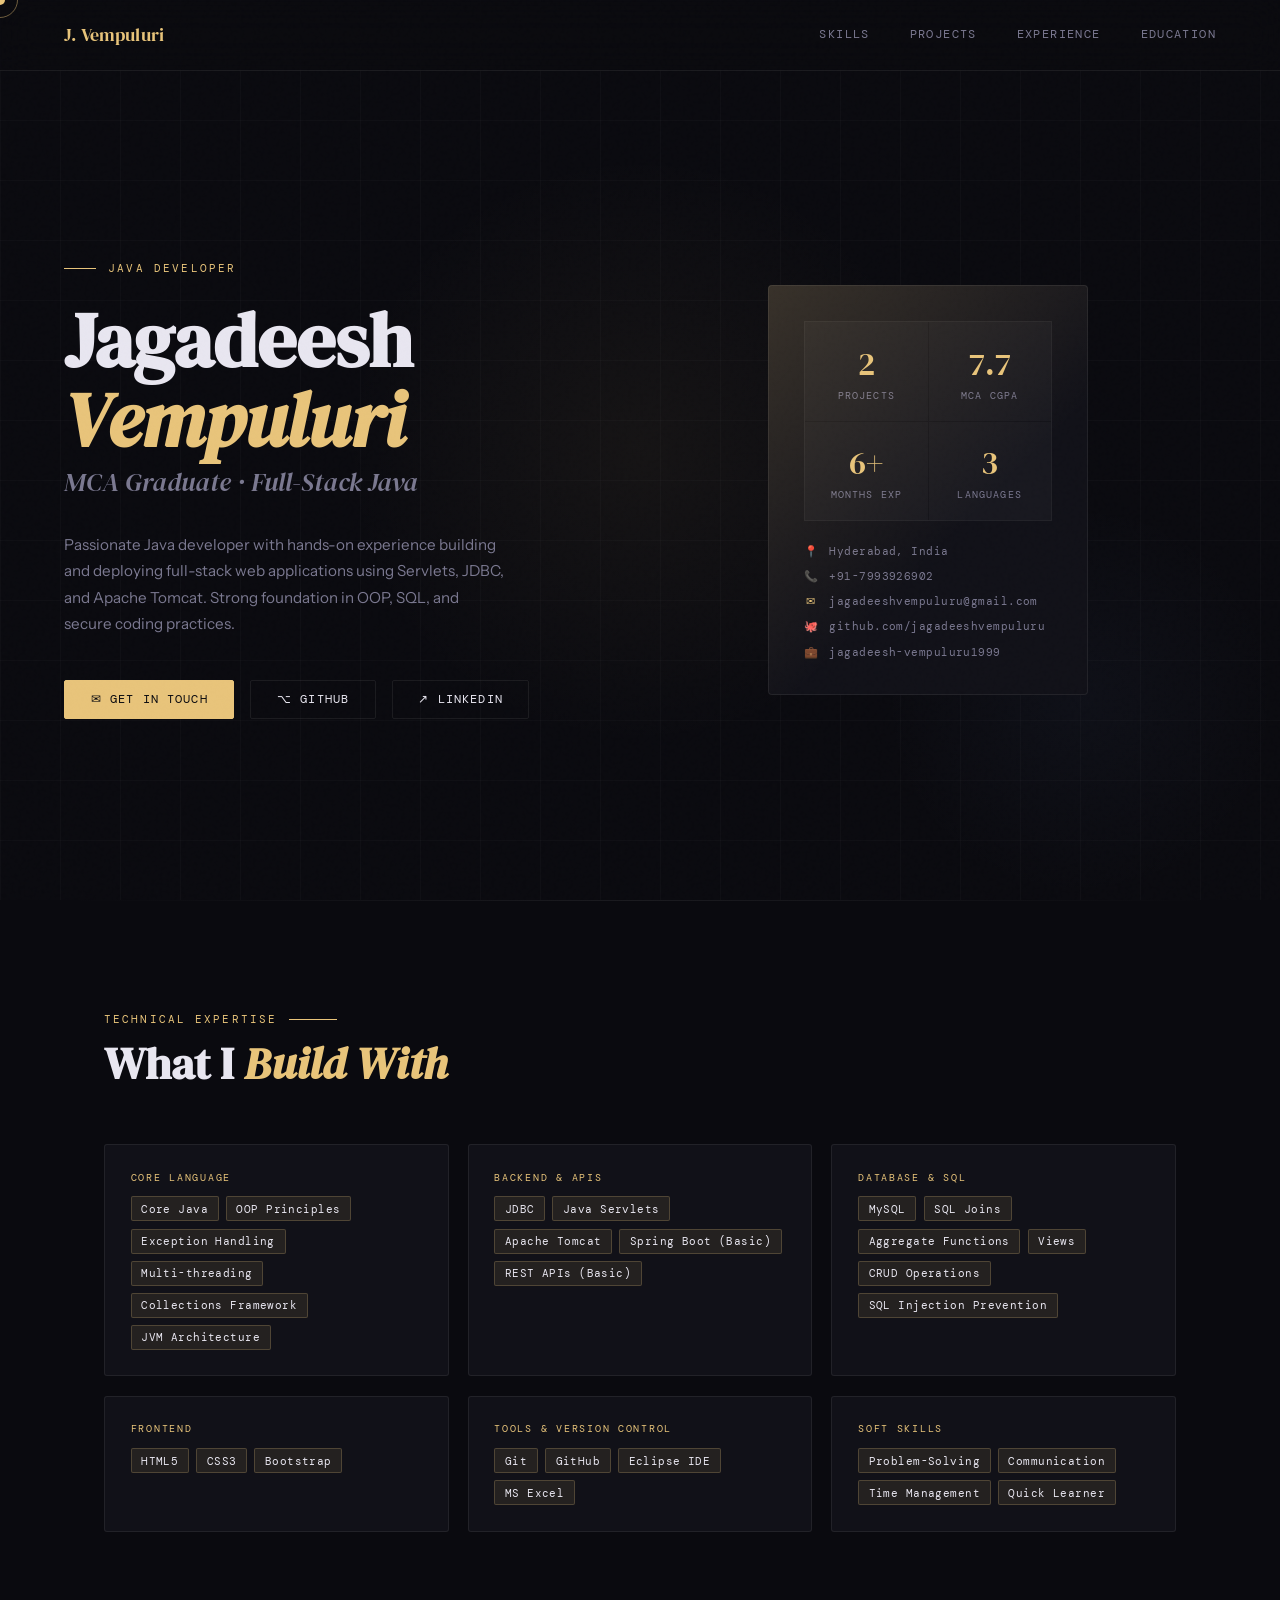
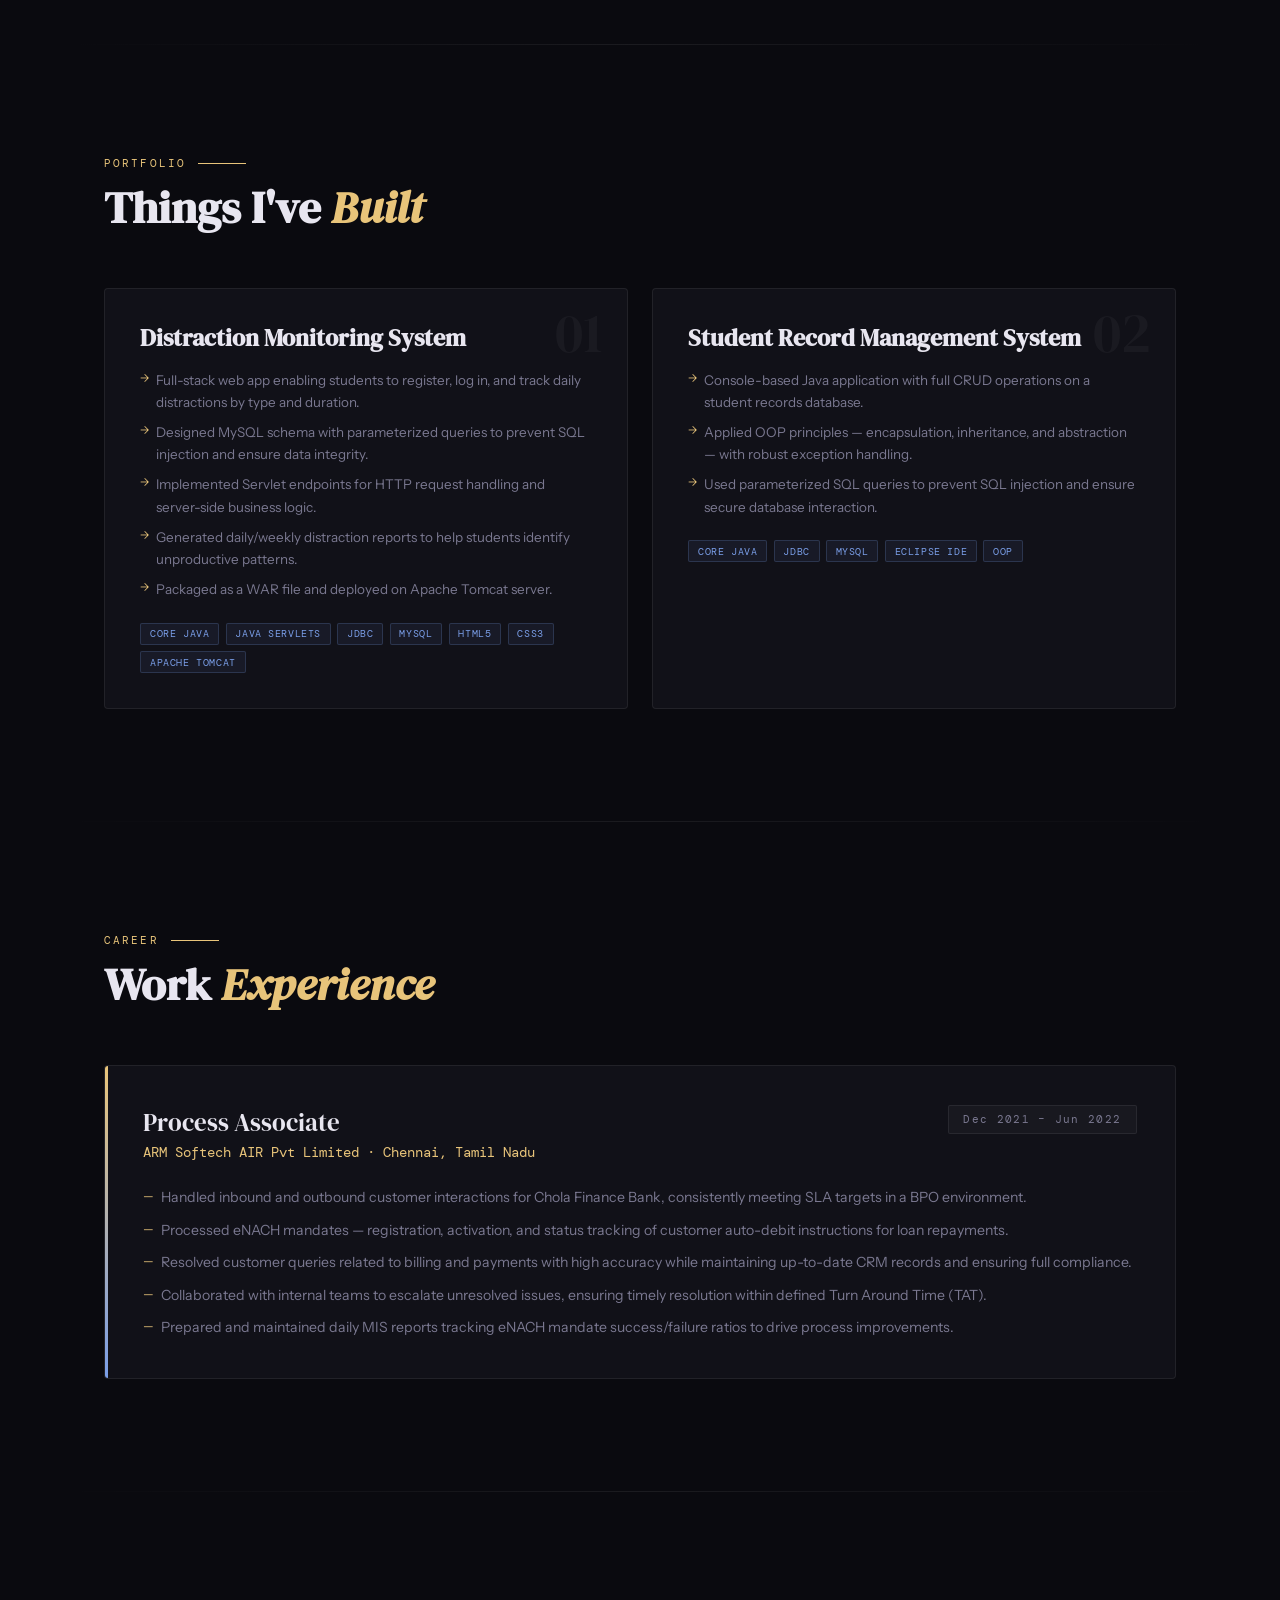
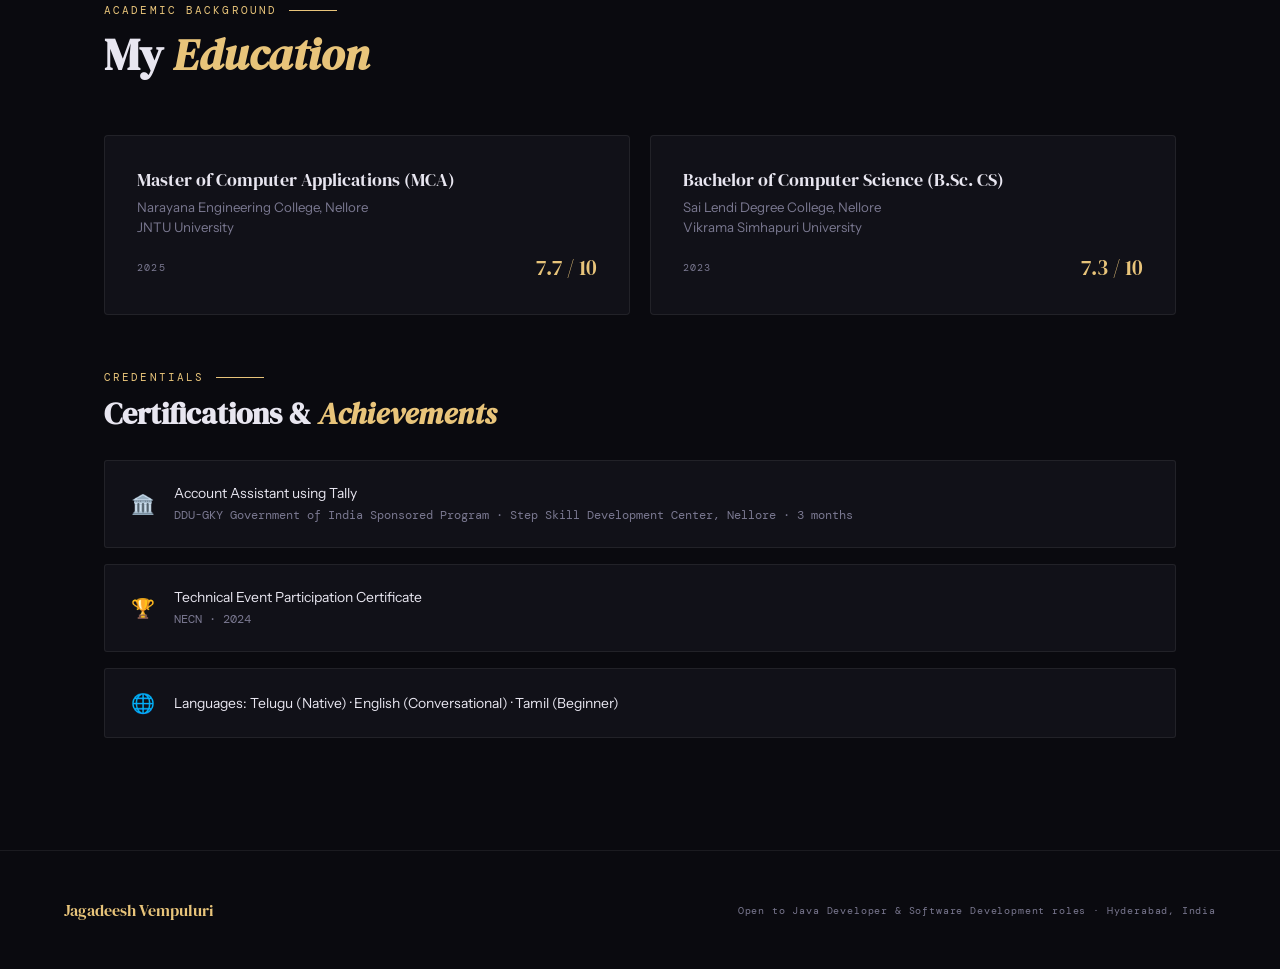
<file: test.html>
<!DOCTYPE html>
<html lang="en">
<head>
<meta charset="UTF-8" />
<meta name="viewport" content="width=device-width, initial-scale=1.0"/>
<title>Jagadeesh Vempuluri — Java Developer</title>
<link href="https://fonts.googleapis.com/css2?family=DM+Serif+Display:ital@0;1&family=DM+Mono:wght@300;400;500&family=Instrument+Sans:wght@400;500;600&display=swap" rel="stylesheet"/>
<style>
  :root {
    --bg: #0a0a0f;
    --surface: #111118;
    --surface2: #18181f;
    --border: rgba(255,255,255,0.07);
    --accent: #e8c47a;
    --accent2: #7a9ee8;
    --text: #e8e6f0;
    --muted: #7a7890;
    --tag-bg: rgba(232,196,122,0.09);
    --tag-border: rgba(232,196,122,0.22);
  }

  *, *::before, *::after { box-sizing: border-box; margin: 0; padding: 0; }

  html { scroll-behavior: smooth; }

  body {
    background: var(--bg);
    color: var(--text);
    font-family: 'Instrument Sans', sans-serif;
    overflow-x: hidden;
    cursor: none;
  }

  /* Custom cursor */
  .cursor {
    position: fixed;
    width: 10px; height: 10px;
    background: var(--accent);
    border-radius: 50%;
    pointer-events: none;
    z-index: 9999;
    transform: translate(-50%, -50%);
    transition: transform 0.1s, width 0.2s, height 0.2s, background 0.2s;
  }
  .cursor-ring {
    position: fixed;
    width: 36px; height: 36px;
    border: 1.5px solid rgba(232,196,122,0.45);
    border-radius: 50%;
    pointer-events: none;
    z-index: 9998;
    transform: translate(-50%, -50%);
    transition: transform 0.18s ease, width 0.25s, height 0.25s, border-color 0.25s;
  }
  body:has(a:hover) .cursor-ring,
  body:has(button:hover) .cursor-ring { width: 52px; height: 52px; border-color: var(--accent); }

  /* Noise texture overlay */
  body::before {
    content: '';
    position: fixed;
    inset: 0;
    background-image: url("data:image/svg+xml,%3Csvg viewBox='0 0 256 256' xmlns='http://www.w3.org/2000/svg'%3E%3Cfilter id='n'%3E%3CfeTurbulence type='fractalNoise' baseFrequency='0.9' numOctaves='4' stitchTiles='stitch'/%3E%3C/filter%3E%3Crect width='100%25' height='100%25' filter='url(%23n)' opacity='0.04'/%3E%3C/svg%3E");
    pointer-events: none;
    z-index: 1000;
    opacity: 0.4;
  }

  /* Nav */
  nav {
    position: fixed;
    top: 0; left: 0; right: 0;
    z-index: 500;
    display: flex;
    align-items: center;
    justify-content: space-between;
    padding: 1.4rem 4rem;
    background: rgba(10,10,15,0.7);
    backdrop-filter: blur(18px);
    border-bottom: 1px solid var(--border);
  }
  .nav-logo {
    font-family: 'DM Serif Display', serif;
    font-size: 1.15rem;
    color: var(--accent);
    letter-spacing: 0.01em;
  }
  .nav-links { display: flex; gap: 2.5rem; }
  .nav-links a {
    font-family: 'DM Mono', monospace;
    font-size: 0.72rem;
    color: var(--muted);
    text-decoration: none;
    letter-spacing: 0.12em;
    text-transform: uppercase;
    transition: color 0.2s;
    cursor: none;
  }
  .nav-links a:hover { color: var(--text); }

  /* Hero */
  .hero {
    min-height: 100vh;
    display: grid;
    grid-template-columns: 1fr 1fr;
    padding: 0 4rem;
    padding-top: 5rem;
    position: relative;
    overflow: hidden;
  }
  .hero-left {
    display: flex;
    flex-direction: column;
    justify-content: center;
    padding-right: 4rem;
    z-index: 2;
  }
  .hero-eyebrow {
    font-family: 'DM Mono', monospace;
    font-size: 0.68rem;
    letter-spacing: 0.2em;
    text-transform: uppercase;
    color: var(--accent);
    margin-bottom: 1.6rem;
    display: flex;
    align-items: center;
    gap: 0.75rem;
  }
  .hero-eyebrow::before { content: ''; display: block; width: 32px; height: 1px; background: var(--accent); }
  .hero-name {
    font-family: 'DM Serif Display', serif;
    font-size: clamp(3.2rem, 6vw, 5.5rem);
    line-height: 1.03;
    color: var(--text);
    margin-bottom: 0.3rem;
  }
  .hero-name span { color: var(--accent); font-style: italic; }
  .hero-title {
    font-family: 'DM Serif Display', serif;
    font-size: clamp(1.2rem, 2vw, 1.7rem);
    color: var(--muted);
    margin-bottom: 2rem;
    font-style: italic;
  }
  .hero-desc {
    font-size: 0.95rem;
    line-height: 1.75;
    color: var(--muted);
    max-width: 440px;
    margin-bottom: 2.6rem;
  }
  .hero-cta {
    display: flex;
    gap: 1rem;
    flex-wrap: wrap;
  }
  .btn {
    display: inline-flex;
    align-items: center;
    gap: 0.5rem;
    padding: 0.7rem 1.6rem;
    border-radius: 2px;
    font-family: 'DM Mono', monospace;
    font-size: 0.72rem;
    letter-spacing: 0.1em;
    text-transform: uppercase;
    text-decoration: none;
    cursor: none;
    transition: all 0.22s;
  }
  .btn-primary {
    background: var(--accent);
    color: #0a0a0f;
    border: 1px solid var(--accent);
  }
  .btn-primary:hover { background: transparent; color: var(--accent); }
  .btn-secondary {
    background: transparent;
    color: var(--text);
    border: 1px solid var(--border);
  }
  .btn-secondary:hover { border-color: var(--accent2); color: var(--accent2); }

  .hero-right {
    display: flex;
    align-items: center;
    justify-content: center;
    position: relative;
    z-index: 2;
  }
  .hero-card {
    background: var(--surface);
    border: 1px solid var(--border);
    border-radius: 4px;
    padding: 2.2rem;
    width: 320px;
    position: relative;
  }
  .hero-card::before {
    content: '';
    position: absolute;
    inset: -1px;
    border-radius: 4px;
    background: linear-gradient(135deg, rgba(232,196,122,0.18), transparent 60%);
    pointer-events: none;
  }
  .stat-row { display: grid; grid-template-columns: 1fr 1fr; gap: 1px; border: 1px solid var(--border); margin-bottom: 1.4rem; }
  .stat {
    padding: 1.2rem;
    background: var(--surface2);
    text-align: center;
  }
  .stat-num {
    font-family: 'DM Serif Display', serif;
    font-size: 2rem;
    color: var(--accent);
    display: block;
  }
  .stat-label {
    font-family: 'DM Mono', monospace;
    font-size: 0.6rem;
    letter-spacing: 0.12em;
    text-transform: uppercase;
    color: var(--muted);
    display: block;
    margin-top: 0.2rem;
  }
  .contact-list { list-style: none; display: flex; flex-direction: column; gap: 0.7rem; }
  .contact-list li {
    display: flex;
    align-items: center;
    gap: 0.7rem;
    font-family: 'DM Mono', monospace;
    font-size: 0.7rem;
    color: var(--muted);
    letter-spacing: 0.04em;
  }
  .contact-list li a { color: var(--muted); text-decoration: none; transition: color 0.2s; cursor: none; }
  .contact-list li a:hover { color: var(--accent); }
  .contact-icon { color: var(--accent); width: 14px; text-align: center; }

  /* Decorative bg elements */
  .bg-grid {
    position: absolute;
    inset: 0;
    background-image:
      linear-gradient(var(--border) 1px, transparent 1px),
      linear-gradient(90deg, var(--border) 1px, transparent 1px);
    background-size: 60px 60px;
    opacity: 0.3;
    z-index: 1;
  }
  .bg-glow {
    position: absolute;
    width: 600px; height: 600px;
    background: radial-gradient(circle, rgba(232,196,122,0.05) 0%, transparent 70%);
    top: 50%; left: 50%;
    transform: translate(-50%, -50%);
    z-index: 1;
  }
  .bg-glow2 {
    position: absolute;
    width: 400px; height: 400px;
    background: radial-gradient(circle, rgba(122,158,232,0.04) 0%, transparent 70%);
    bottom: 0; right: 0;
    z-index: 1;
  }

  /* Sections */
  section {
    padding: 7rem 4rem;
    max-width: 1200px;
    margin: 0 auto;
  }
  .section-label {
    font-family: 'DM Mono', monospace;
    font-size: 0.66rem;
    letter-spacing: 0.2em;
    text-transform: uppercase;
    color: var(--accent);
    display: flex;
    align-items: center;
    gap: 0.75rem;
    margin-bottom: 0.8rem;
  }
  .section-label::after { content: ''; flex: 1; max-width: 48px; height: 1px; background: var(--accent); }
  .section-title {
    font-family: 'DM Serif Display', serif;
    font-size: clamp(2rem, 3.5vw, 3rem);
    color: var(--text);
    margin-bottom: 3.5rem;
    line-height: 1.1;
  }
  .section-title em { color: var(--accent); font-style: italic; }

  /* Skills */
  .skills-grid {
    display: grid;
    grid-template-columns: repeat(auto-fill, minmax(260px, 1fr));
    gap: 1.2rem;
  }
  .skill-card {
    background: var(--surface);
    border: 1px solid var(--border);
    border-radius: 3px;
    padding: 1.6rem;
    position: relative;
    overflow: hidden;
    transition: border-color 0.25s, transform 0.25s;
  }
  .skill-card:hover {
    border-color: rgba(232,196,122,0.3);
    transform: translateY(-3px);
  }
  .skill-card::before {
    content: '';
    position: absolute;
    top: 0; left: 0; right: 0;
    height: 2px;
    background: linear-gradient(90deg, var(--accent), transparent);
    opacity: 0;
    transition: opacity 0.25s;
  }
  .skill-card:hover::before { opacity: 1; }
  .skill-cat {
    font-family: 'DM Mono', monospace;
    font-size: 0.6rem;
    letter-spacing: 0.18em;
    text-transform: uppercase;
    color: var(--accent);
    margin-bottom: 0.8rem;
  }
  .skill-items { display: flex; flex-wrap: wrap; gap: 0.45rem; }
  .skill-tag {
    background: var(--tag-bg);
    border: 1px solid var(--tag-border);
    color: var(--text);
    font-family: 'DM Mono', monospace;
    font-size: 0.67rem;
    padding: 0.28rem 0.6rem;
    border-radius: 2px;
    letter-spacing: 0.04em;
  }

  /* Projects */
  .projects-grid {
    display: grid;
    grid-template-columns: 1fr 1fr;
    gap: 1.5rem;
  }
  .project-card {
    background: var(--surface);
    border: 1px solid var(--border);
    border-radius: 4px;
    padding: 2.2rem;
    position: relative;
    overflow: hidden;
    transition: border-color 0.25s, transform 0.25s;
  }
  .project-card:hover {
    border-color: rgba(122,158,232,0.35);
    transform: translateY(-4px);
  }
  .project-card::after {
    content: '';
    position: absolute;
    bottom: 0; left: 0; right: 0;
    height: 3px;
    background: linear-gradient(90deg, var(--accent2), transparent);
    opacity: 0;
    transition: opacity 0.25s;
  }
  .project-card:hover::after { opacity: 1; }
  .project-num {
    font-family: 'DM Serif Display', serif;
    font-size: 3.5rem;
    color: rgba(255,255,255,0.04);
    position: absolute;
    top: 1rem; right: 1.5rem;
    line-height: 1;
  }
  .project-title {
    font-family: 'DM Serif Display', serif;
    font-size: 1.5rem;
    color: var(--text);
    margin-bottom: 1rem;
    line-height: 1.2;
  }
  .project-desc {
    font-size: 0.87rem;
    color: var(--muted);
    line-height: 1.72;
    margin-bottom: 1.4rem;
  }
  .project-tech { display: flex; flex-wrap: wrap; gap: 0.4rem; }
  .tech-tag {
    background: rgba(122,158,232,0.07);
    border: 1px solid rgba(122,158,232,0.2);
    color: var(--accent2);
    font-family: 'DM Mono', monospace;
    font-size: 0.62rem;
    padding: 0.22rem 0.55rem;
    border-radius: 2px;
    letter-spacing: 0.06em;
    text-transform: uppercase;
  }
  .project-points {
    list-style: none;
    margin-bottom: 1.4rem;
    display: flex;
    flex-direction: column;
    gap: 0.5rem;
  }
  .project-points li {
    font-size: 0.84rem;
    color: var(--muted);
    line-height: 1.65;
    padding-left: 1rem;
    position: relative;
  }
  .project-points li::before {
    content: '→';
    position: absolute;
    left: 0;
    color: var(--accent);
    font-size: 0.7rem;
  }

  /* Experience */
  .exp-block {
    background: var(--surface);
    border: 1px solid var(--border);
    border-radius: 4px;
    padding: 2.4rem;
    position: relative;
    overflow: hidden;
  }
  .exp-block::before {
    content: '';
    position: absolute;
    left: 0; top: 0; bottom: 0;
    width: 3px;
    background: linear-gradient(180deg, var(--accent), var(--accent2));
  }
  .exp-header {
    display: flex;
    justify-content: space-between;
    align-items: flex-start;
    margin-bottom: 1.6rem;
    flex-wrap: wrap;
    gap: 1rem;
  }
  .exp-role {
    font-family: 'DM Serif Display', serif;
    font-size: 1.55rem;
    color: var(--text);
    margin-bottom: 0.25rem;
  }
  .exp-company { font-size: 0.88rem; color: var(--accent); font-family: 'DM Mono', monospace; }
  .exp-period {
    font-family: 'DM Mono', monospace;
    font-size: 0.68rem;
    letter-spacing: 0.12em;
    color: var(--muted);
    background: var(--surface2);
    border: 1px solid var(--border);
    padding: 0.4rem 0.9rem;
    border-radius: 2px;
    white-space: nowrap;
  }
  .exp-points { list-style: none; display: flex; flex-direction: column; gap: 0.55rem; }
  .exp-points li {
    font-size: 0.88rem;
    color: var(--muted);
    line-height: 1.68;
    padding-left: 1.1rem;
    position: relative;
  }
  .exp-points li::before {
    content: '—';
    position: absolute;
    left: 0;
    color: var(--accent);
    font-size: 0.75rem;
  }

  /* Education */
  .edu-grid { display: grid; grid-template-columns: 1fr 1fr; gap: 1.2rem; }
  .edu-card {
    background: var(--surface);
    border: 1px solid var(--border);
    border-radius: 4px;
    padding: 2rem;
    transition: border-color 0.25s;
  }
  .edu-card:hover { border-color: rgba(232,196,122,0.3); }
  .edu-degree {
    font-family: 'DM Serif Display', serif;
    font-size: 1.15rem;
    color: var(--text);
    margin-bottom: 0.4rem;
    line-height: 1.25;
  }
  .edu-uni { font-size: 0.83rem; color: var(--muted); margin-bottom: 1rem; line-height: 1.5; }
  .edu-meta { display: flex; justify-content: space-between; align-items: center; }
  .edu-year {
    font-family: 'DM Mono', monospace;
    font-size: 0.65rem;
    letter-spacing: 0.12em;
    color: var(--muted);
  }
  .edu-cgpa {
    font-family: 'DM Serif Display', serif;
    font-size: 1.3rem;
    color: var(--accent);
  }

  /* Certifications */
  .cert-list { display: flex; flex-direction: column; gap: 1rem; }
  .cert-item {
    background: var(--surface);
    border: 1px solid var(--border);
    border-radius: 3px;
    padding: 1.4rem 1.6rem;
    display: flex;
    align-items: center;
    gap: 1.2rem;
    transition: border-color 0.25s;
  }
  .cert-item:hover { border-color: rgba(232,196,122,0.25); }
  .cert-icon { font-size: 1.2rem; }
  .cert-text { font-size: 0.87rem; color: var(--text); line-height: 1.5; }
  .cert-sub { display: block; font-size: 0.75rem; color: var(--muted); margin-top: 0.15rem; font-family: 'DM Mono', monospace; }

  /* Footer */
  footer {
    border-top: 1px solid var(--border);
    padding: 3rem 4rem;
    display: flex;
    justify-content: space-between;
    align-items: center;
    flex-wrap: gap;
  }
  .footer-name {
    font-family: 'DM Serif Display', serif;
    font-size: 1rem;
    color: var(--accent);
  }
  .footer-copy {
    font-family: 'DM Mono', monospace;
    font-size: 0.65rem;
    color: var(--muted);
    letter-spacing: 0.08em;
  }

  /* Animations */
  @keyframes fadeInUp {
    from { opacity: 0; transform: translateY(28px); }
    to   { opacity: 1; transform: translateY(0); }
  }
  .animate { opacity: 0; animation: fadeInUp 0.7s ease forwards; }
  .d1 { animation-delay: 0.1s; }
  .d2 { animation-delay: 0.25s; }
  .d3 { animation-delay: 0.4s; }
  .d4 { animation-delay: 0.55s; }
  .d5 { animation-delay: 0.7s; }

  /* Reveal on scroll */
  .reveal { opacity: 0; transform: translateY(24px); transition: opacity 0.65s ease, transform 0.65s ease; }
  .reveal.visible { opacity: 1; transform: none; }

  /* Divider */
  .divider {
    width: 100%;
    height: 1px;
    background: linear-gradient(90deg, transparent, var(--border), transparent);
    margin: 0 4rem;
    max-width: calc(100% - 8rem);
  }

  @media (max-width: 900px) {
    nav { padding: 1.2rem 2rem; }
    .hero { grid-template-columns: 1fr; padding: 2rem; padding-top: 6rem; }
    .hero-left { padding-right: 0; padding-bottom: 3rem; }
    .hero-right { justify-content: flex-start; }
    section { padding: 5rem 2rem; }
    .projects-grid, .edu-grid { grid-template-columns: 1fr; }
    footer { padding: 2rem; flex-direction: column; gap: 1rem; text-align: center; }
    .divider { margin: 0 2rem; max-width: calc(100% - 4rem); }
  }
</style>
</head>
<body>

<!-- Cursors -->
<div class="cursor" id="cursor"></div>
<div class="cursor-ring" id="cursorRing"></div>

<!-- Nav -->
<nav>
  <div class="nav-logo">J. Vempuluri</div>
  <div class="nav-links">
    <a href="#skills">Skills</a>
    <a href="#projects">Projects</a>
    <a href="#experience">Experience</a>
    <a href="#education">Education</a>
  </div>
</nav>

<!-- Hero -->
<div class="hero">
  <div class="bg-grid"></div>
  <div class="bg-glow"></div>
  <div class="bg-glow2"></div>

  <div class="hero-left">
    <div class="hero-eyebrow animate d1">Java Developer</div>
    <h1 class="hero-name animate d2">Jagadeesh<br/><span>Vempuluri</span></h1>
    <p class="hero-title animate d3">MCA Graduate · Full-Stack Java</p>
    <p class="hero-desc animate d4">
      Passionate Java developer with hands-on experience building and deploying full-stack web applications using Servlets, JDBC, and Apache Tomcat. Strong foundation in OOP, SQL, and secure coding practices.
    </p>
    <div class="hero-cta animate d5">
      <a href="mailto:jagadeeshvempuluru@gmail.com" class="btn btn-primary">✉ Get in Touch</a>
      <a href="https://github.com/jagadeeshvempuluru" target="_blank" class="btn btn-secondary">⌥ GitHub</a>
      <a href="https://linkedin.com/in/jagadeesh-vempuluru1999" target="_blank" class="btn btn-secondary">↗ LinkedIn</a>
    </div>
  </div>

  <div class="hero-right animate d3">
    <div class="hero-card">
      <div class="stat-row">
        <div class="stat">
          <span class="stat-num">2</span>
          <span class="stat-label">Projects</span>
        </div>
        <div class="stat">
          <span class="stat-num">7.7</span>
          <span class="stat-label">MCA CGPA</span>
        </div>
        <div class="stat">
          <span class="stat-num">6+</span>
          <span class="stat-label">Months Exp</span>
        </div>
        <div class="stat">
          <span class="stat-num">3</span>
          <span class="stat-label">Languages</span>
        </div>
      </div>
      <ul class="contact-list">
        <li>
          <span class="contact-icon">📍</span>
          Hyderabad, India
        </li>
        <li>
          <span class="contact-icon">📞</span>
          +91-7993926902
        </li>
        <li>
          <span class="contact-icon">✉</span>
          <a href="mailto:jagadeeshvempuluru@gmail.com">jagadeeshvempuluru@gmail.com</a>
        </li>
        <li>
          <span class="contact-icon">🐙</span>
          <a href="https://github.com/jagadeeshvempuluru" target="_blank">github.com/jagadeeshvempuluru</a>
        </li>
        <li>
          <span class="contact-icon">💼</span>
          <a href="https://linkedin.com/in/jagadeesh-vempuluru1999" target="_blank">jagadeesh-vempuluru1999</a>
        </li>
      </ul>
    </div>
  </div>
</div>

<div class="divider"></div>

<!-- Skills -->
<section id="skills">
  <div class="section-label reveal">Technical Expertise</div>
  <h2 class="section-title reveal">What I <em>Build With</em></h2>
  <div class="skills-grid">
    <div class="skill-card reveal">
      <div class="skill-cat">Core Language</div>
      <div class="skill-items">
        <span class="skill-tag">Core Java</span>
        <span class="skill-tag">OOP Principles</span>
        <span class="skill-tag">Exception Handling</span>
        <span class="skill-tag">Multi-threading</span>
        <span class="skill-tag">Collections Framework</span>
        <span class="skill-tag">JVM Architecture</span>
      </div>
    </div>
    <div class="skill-card reveal">
      <div class="skill-cat">Backend & APIs</div>
      <div class="skill-items">
        <span class="skill-tag">JDBC</span>
        <span class="skill-tag">Java Servlets</span>
        <span class="skill-tag">Apache Tomcat</span>
        <span class="skill-tag">Spring Boot (Basic)</span>
        <span class="skill-tag">REST APIs (Basic)</span>
      </div>
    </div>
    <div class="skill-card reveal">
      <div class="skill-cat">Database & SQL</div>
      <div class="skill-items">
        <span class="skill-tag">MySQL</span>
        <span class="skill-tag">SQL Joins</span>
        <span class="skill-tag">Aggregate Functions</span>
        <span class="skill-tag">Views</span>
        <span class="skill-tag">CRUD Operations</span>
        <span class="skill-tag">SQL Injection Prevention</span>
      </div>
    </div>
    <div class="skill-card reveal">
      <div class="skill-cat">Frontend</div>
      <div class="skill-items">
        <span class="skill-tag">HTML5</span>
        <span class="skill-tag">CSS3</span>
        <span class="skill-tag">Bootstrap</span>
      </div>
    </div>
    <div class="skill-card reveal">
      <div class="skill-cat">Tools & Version Control</div>
      <div class="skill-items">
        <span class="skill-tag">Git</span>
        <span class="skill-tag">GitHub</span>
        <span class="skill-tag">Eclipse IDE</span>
        <span class="skill-tag">MS Excel</span>
      </div>
    </div>
    <div class="skill-card reveal">
      <div class="skill-cat">Soft Skills</div>
      <div class="skill-items">
        <span class="skill-tag">Problem-Solving</span>
        <span class="skill-tag">Communication</span>
        <span class="skill-tag">Time Management</span>
        <span class="skill-tag">Quick Learner</span>
      </div>
    </div>
  </div>
</section>

<div class="divider"></div>

<!-- Projects -->
<section id="projects">
  <div class="section-label reveal">Portfolio</div>
  <h2 class="section-title reveal">Things I've <em>Built</em></h2>
  <div class="projects-grid">

    <div class="project-card reveal">
      <div class="project-num">01</div>
      <h3 class="project-title">Distraction Monitoring System</h3>
      <ul class="project-points">
        <li>Full-stack web app enabling students to register, log in, and track daily distractions by type and duration.</li>
        <li>Designed MySQL schema with parameterized queries to prevent SQL injection and ensure data integrity.</li>
        <li>Implemented Servlet endpoints for HTTP request handling and server-side business logic.</li>
        <li>Generated daily/weekly distraction reports to help students identify unproductive patterns.</li>
        <li>Packaged as a WAR file and deployed on Apache Tomcat server.</li>
      </ul>
      <div class="project-tech">
        <span class="tech-tag">Core Java</span>
        <span class="tech-tag">Java Servlets</span>
        <span class="tech-tag">JDBC</span>
        <span class="tech-tag">MySQL</span>
        <span class="tech-tag">HTML5</span>
        <span class="tech-tag">CSS3</span>
        <span class="tech-tag">Apache Tomcat</span>
      </div>
    </div>

    <div class="project-card reveal">
      <div class="project-num">02</div>
      <h3 class="project-title">Student Record Management System</h3>
      <ul class="project-points">
        <li>Console-based Java application with full CRUD operations on a student records database.</li>
        <li>Applied OOP principles — encapsulation, inheritance, and abstraction — with robust exception handling.</li>
        <li>Used parameterized SQL queries to prevent SQL injection and ensure secure database interaction.</li>
      </ul>
      <div class="project-tech">
        <span class="tech-tag">Core Java</span>
        <span class="tech-tag">JDBC</span>
        <span class="tech-tag">MySQL</span>
        <span class="tech-tag">Eclipse IDE</span>
        <span class="tech-tag">OOP</span>
      </div>
    </div>

  </div>
</section>

<div class="divider"></div>

<!-- Experience -->
<section id="experience">
  <div class="section-label reveal">Career</div>
  <h2 class="section-title reveal">Work <em>Experience</em></h2>
  <div class="exp-block reveal">
    <div class="exp-header">
      <div>
        <div class="exp-role">Process Associate</div>
        <div class="exp-company">ARM Softech AIR Pvt Limited · Chennai, Tamil Nadu</div>
      </div>
      <div class="exp-period">Dec 2021 – Jun 2022</div>
    </div>
    <ul class="exp-points">
      <li>Handled inbound and outbound customer interactions for Chola Finance Bank, consistently meeting SLA targets in a BPO environment.</li>
      <li>Processed eNACH mandates — registration, activation, and status tracking of customer auto-debit instructions for loan repayments.</li>
      <li>Resolved customer queries related to billing and payments with high accuracy while maintaining up-to-date CRM records and ensuring full compliance.</li>
      <li>Collaborated with internal teams to escalate unresolved issues, ensuring timely resolution within defined Turn Around Time (TAT).</li>
      <li>Prepared and maintained daily MIS reports tracking eNACH mandate success/failure ratios to drive process improvements.</li>
    </ul>
  </div>
</section>

<div class="divider"></div>

<!-- Education -->
<section id="education">
  <div class="section-label reveal">Academic Background</div>
  <h2 class="section-title reveal">My <em>Education</em></h2>
  <div class="edu-grid">
    <div class="edu-card reveal">
      <div class="edu-degree">Master of Computer Applications (MCA)</div>
      <div class="edu-uni">Narayana Engineering College, Nellore<br/>JNTU University</div>
      <div class="edu-meta">
        <span class="edu-year">2025</span>
        <span class="edu-cgpa">7.7 / 10</span>
      </div>
    </div>
    <div class="edu-card reveal">
      <div class="edu-degree">Bachelor of Computer Science (B.Sc. CS)</div>
      <div class="edu-uni">Sai Lendi Degree College, Nellore<br/>Vikrama Simhapuri University</div>
      <div class="edu-meta">
        <span class="edu-year">2023</span>
        <span class="edu-cgpa">7.3 / 10</span>
      </div>
    </div>
  </div>

  <!-- Certifications -->
  <div style="margin-top: 3.5rem;">
    <div class="section-label reveal">Credentials</div>
    <h2 class="section-title reveal" style="font-size: 1.9rem; margin-bottom: 1.8rem;">Certifications & <em>Achievements</em></h2>
    <div class="cert-list">
      <div class="cert-item reveal">
        <span class="cert-icon">🏛️</span>
        <div class="cert-text">
          Account Assistant using Tally
          <span class="cert-sub">DDU-GKY Government of India Sponsored Program · Step Skill Development Center, Nellore · 3 months</span>
        </div>
      </div>
      <div class="cert-item reveal">
        <span class="cert-icon">🏆</span>
        <div class="cert-text">
          Technical Event Participation Certificate
          <span class="cert-sub">NECN · 2024</span>
        </div>
      </div>
      <div class="cert-item reveal">
        <span class="cert-icon">🌐</span>
        <div class="cert-text">
          Languages: Telugu (Native) · English (Conversational) · Tamil (Beginner)
        </div>
      </div>
    </div>
  </div>
</section>

<!-- Footer -->
<footer>
  <div class="footer-name">Jagadeesh Vempuluri</div>
  <div class="footer-copy">Open to Java Developer & Software Development roles · Hyderabad, India</div>
</footer>

<script>
  // Cursor
  const cursor = document.getElementById('cursor');
  const ring = document.getElementById('cursorRing');
  let mx = 0, my = 0, rx = 0, ry = 0;
  document.addEventListener('mousemove', e => { mx = e.clientX; my = e.clientY; });
  function animateCursor() {
    cursor.style.left = mx + 'px';
    cursor.style.top = my + 'px';
    rx += (mx - rx) * 0.14;
    ry += (my - ry) * 0.14;
    ring.style.left = rx + 'px';
    ring.style.top = ry + 'px';
    requestAnimationFrame(animateCursor);
  }
  animateCursor();

  // Scroll reveal
  const reveals = document.querySelectorAll('.reveal');
  const observer = new IntersectionObserver(entries => {
    entries.forEach(e => { if (e.isIntersecting) { e.target.classList.add('visible'); observer.unobserve(e.target); } });
  }, { threshold: 0.12 });
  reveals.forEach(r => observer.observe(r));
</script>
</body>
</html>
</file>
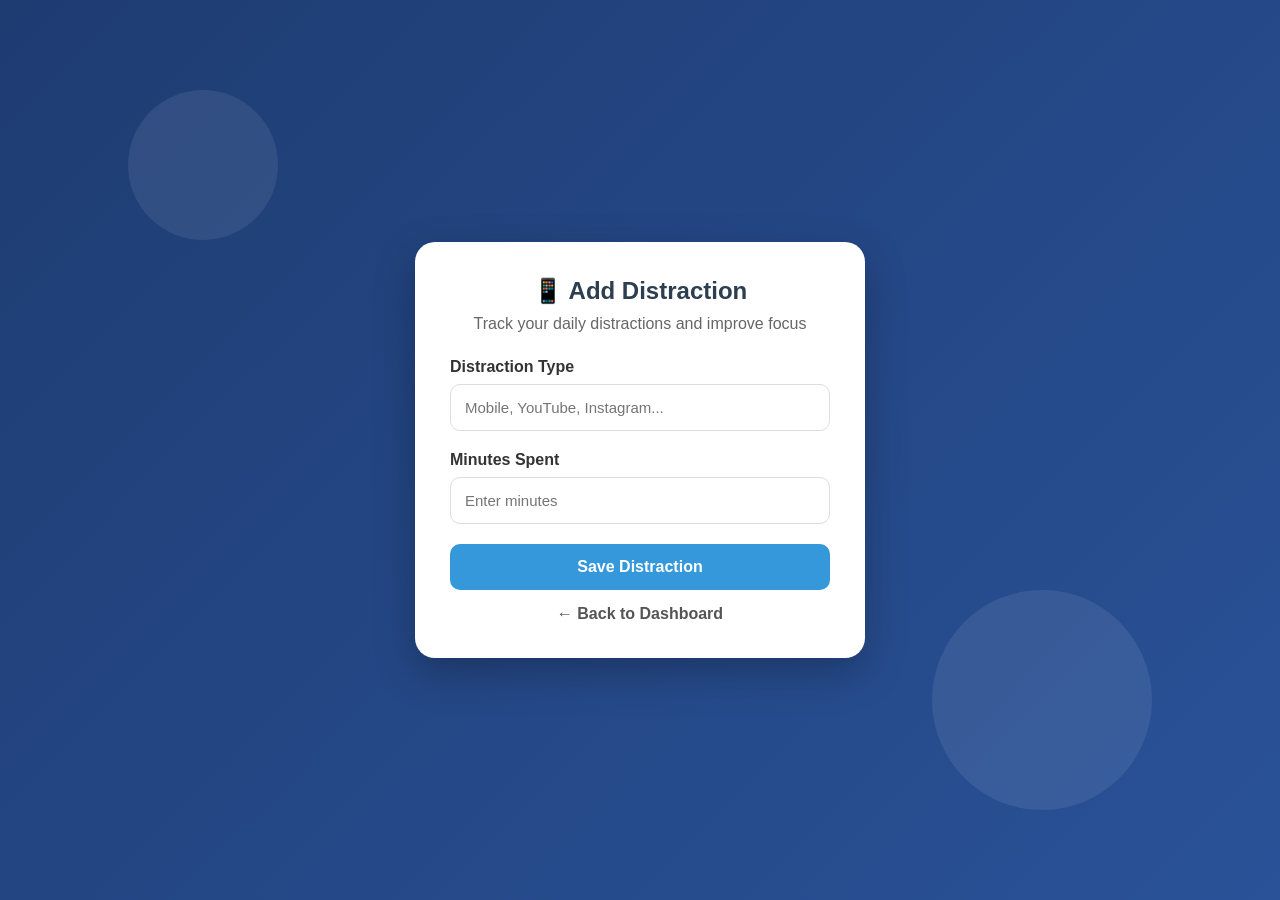
<file: WebContent/addDistraction.html>
<!DOCTYPE html>

<html lang="en">
<head>
<meta charset="UTF-8">
<meta name="viewport" content="width=device-width, initial-scale=1.0">
<title>Add Distraction</title>

<style>

*{
    margin:0;
    padding:0;
    box-sizing:border-box;
    font-family:'Segoe UI',sans-serif;
}

body{
    min-height:100vh;
    display:flex;
    justify-content:center;
    align-items:center;
    background:linear-gradient(135deg,#1e3c72,#2a5298);
    overflow:hidden;
}

/* Floating Background */

.floating{
    position:absolute;
    border-radius:50%;
    background:rgba(255,255,255,0.08);
    animation:float 8s infinite ease-in-out;
}

.f1{
    width:150px;
    height:150px;
    top:10%;
    left:10%;
}

.f2{
    width:220px;
    height:220px;
    bottom:10%;
    right:10%;
}

@keyframes float{
    0%{transform:translateY(0);}
    50%{transform:translateY(-30px);}
    100%{transform:translateY(0);}
}

/* Card */

.card{
    width:450px;
    background:#fff;
    padding:35px;
    border-radius:20px;
    box-shadow:0 15px 40px rgba(0,0,0,0.25);
    animation:slideUp 0.8s ease;
}

@keyframes slideUp{
    from{
        opacity:0;
        transform:translateY(50px);
    }
    to{
        opacity:1;
        transform:translateY(0);
    }
}

h2{
    text-align:center;
    color:#2c3e50;
    margin-bottom:10px;
}

.subtitle{
    text-align:center;
    color:#666;
    margin-bottom:25px;
}

.form-group{
    margin-bottom:20px;
}

label{
    display:block;
    margin-bottom:8px;
    font-weight:600;
    color:#333;
}

input{
    width:100%;
    padding:14px;
    border:1px solid #ddd;
    border-radius:10px;
    font-size:15px;
    transition:0.3s;
}

input:focus{
    outline:none;
    border-color:#3498db;
    box-shadow:0 0 10px rgba(52,152,219,0.3);
}

button{
    width:100%;
    padding:14px;
    border:none;
    border-radius:10px;
    background:#3498db;
    color:white;
    font-size:16px;
    font-weight:bold;
    cursor:pointer;
    transition:0.3s;
}

button:hover{
    background:#2980b9;
    transform:translateY(-2px);
}

.back-btn{
    display:block;
    text-align:center;
    margin-top:15px;
    text-decoration:none;
    color:#555;
    font-weight:bold;
}

.back-btn:hover{
    color:#3498db;
}

</style>

</head>

<body>

<div class="floating f1"></div>
<div class="floating f2"></div>

<div class="card">


<h2>📱 Add Distraction</h2>

<p class="subtitle">
    Track your daily distractions and improve focus
</p>

<form action="distraction" method="post">

    <div class="form-group">
        <label>Distraction Type</label>
        <input
            type="text"
            name="type"
            placeholder="Mobile, YouTube, Instagram..."
            required>
    </div>

    <div class="form-group">
        <label>Minutes Spent</label>
        <input
            type="number"
            name="minutes"
            min="1"
            placeholder="Enter minutes"
            required>
    </div>

    <button type="submit">
        Save Distraction
    </button>

</form>

<a href="dashboard" class="back-btn">
    ← Back to Dashboard
</a>


</div>

</body>
</html>
</file>
